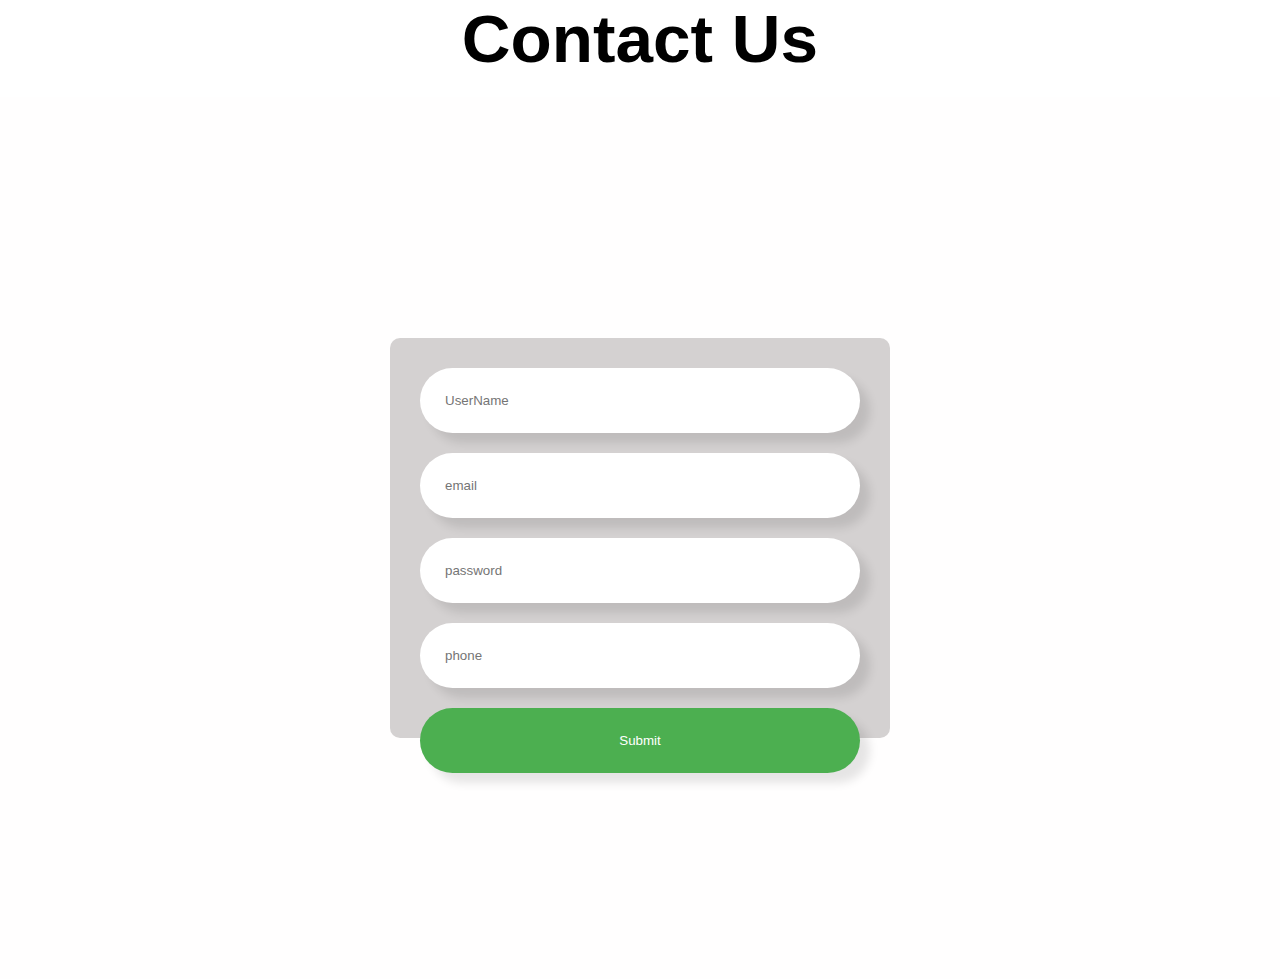
<file: index.html>
<!DOCTYPE html>
<html lang="en">
<head>
  <meta charset="UTF-8">
  <meta name="viewport" content="width=device-width, initial-scale=1.0">
  <link rel="stylesheet" href="style.css">
  <title>Document</title>
</head>
<body>
  <div class="text">
    <h2> Contact Us</h2>
    <span id ="error"></span>
  </div>
  <div class="container">
    <div class="back">
      <form class="one" onsubmit="return formValidate();" novalidate action="index 1.html">
        <input type="text" placeholder="UserName" id="UserName" required minlength="5">
        <input type="email" placeholder="email" id="email" required pattern="[a-z0-9._%+-]+@[a-z0-9.-]+\.[a-z]{2,}$">
        <input type="password" placeholder="password" id="password" required minlength="8">
        <input type="tel" placeholder="phone" id="phone" required maxlength="11">
        <input type="submit">
      </form>
    </div>
  </div>
  <script src="script.js"></script>
</body>
</html>
</file>
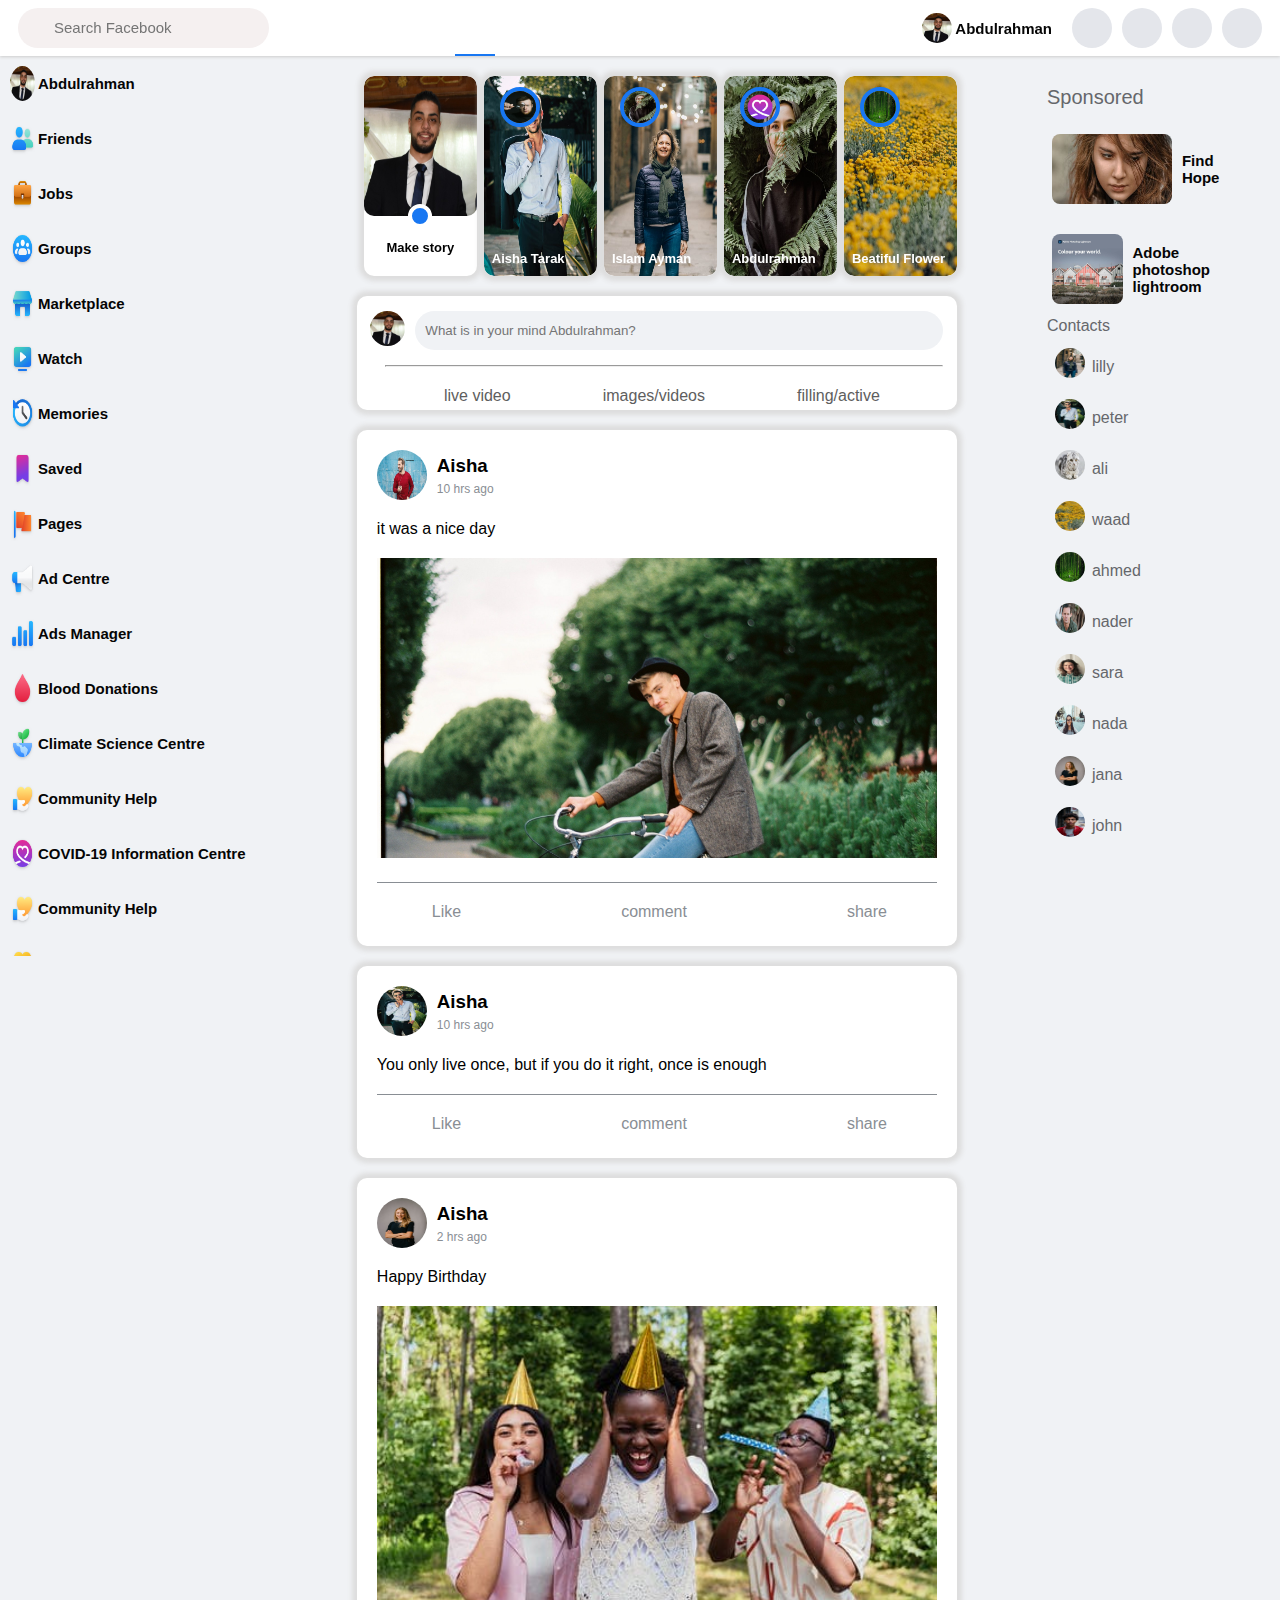
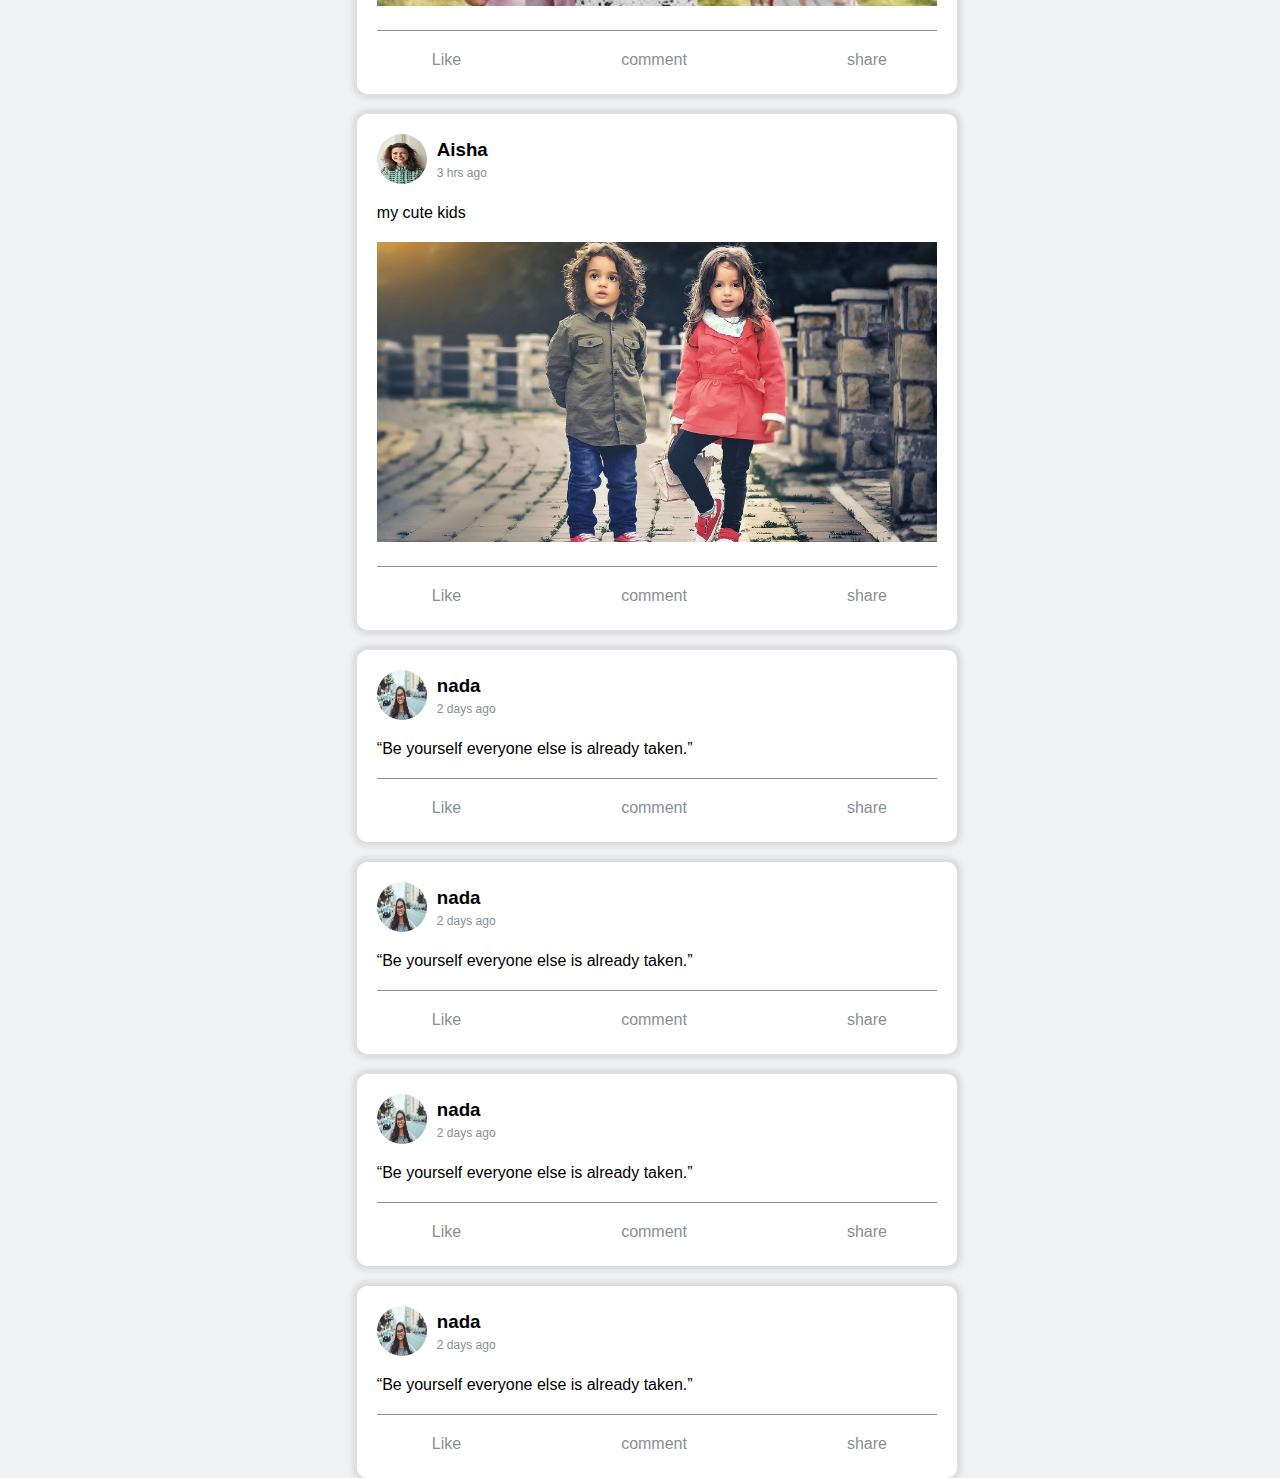
<file: index 1.html>
<!DOCTYPE html>
<html lang="en">
<head>
    <meta charset="UTF-8">
    <meta http-equiv="X-UA-Compatible" content="IE=edge">
    <meta name="viewport" content="width=device-width, initial-scale=1.0">
    <title>Facebook</title>
    <link rel="stylesheet" href="https://cdnjs.cloudflare.com/ajax/libs/font-awesome/6.0.0-beta2/css/all.min.css"
    integrity="sha512-YWzhKL2whUzgiheMoBFwW8CKV4qpHQAEuvilg9FAn5VJUDwKZZxkJNuGM4XkWuk94WCrrwslk8yWNGmY1EduTA=="
    crossorigin="anonymous" referrerpolicy="no-referrer" />

    <link rel="shortcut icon" href="images/facebook.png" >


    <link rel="stylesheet" href="style_sgin.css">
</head>
<body>


    <nav>
        <div class="nav-left" >
            <i class="fab fa-facebook"></i>

            <div class="search">
                <input type="text" placeholder="Search Facebook">
                <i class="fas fa-search"></i>    
            </div>

        </div>

        <div class="nav-middle">
            <a href="#" class="active">
                <i class="fa fa-home"></i>
            </a>

            <a href="#">
                <i class="fas fa-tv"></i>
            </a>

            <a href="#">
                <i class="fas fa-store"></i>
            </a>

            <a href="#">
                <i class="fa fa-users"></i>
            </a>
            <a href="">
                <i class="fas fa-puzzle-piece"></i>
            </a>
        </div>

        <div class="nav-right">
            <div class="profile">
                <img src="images/WhatsApp Image 2021-09-01 at 9.26.28 AM.jpeg" alt="user">
                <p>Abdulrahman</p>
            </div>
            
            <a href="#">
                <i class="fas fa-bars"></i>
            </a>
            <a href="#">
                <i class="fab fa-facebook-messenger"></i>
            </a>
            <a href="#">
                <i class="fa fa-bell"></i>
            </a>
            <a href="#">
                <i class="fas fa-caret-down"></i>
            </a>

        </div>
    </nav>



    <section class="sec_All">
        <div class="left_side">
            <ul>
                <li>
                    <img class="userImg" src="images/WhatsApp Image 2021-09-01 at 9.26.28 AM.jpeg" alt="user">
                    <p>Abdulrahman</p>
                </li>
                <li>
                    <img src="images/-XF4FQcre_i.png" alt="Friends">
                    <p>Friends</p>
                </li>
                <li>
                    <img src="images/EWFR9xI64Mg.png" alt="Jobs">
                    <p>Jobs</p>
                </li>
                <li>
                    <img src="images/mk4dH3FK0jT.png" alt="Groups">
                    <p>Groups</p>
                </li>
                <li>
                    <img src="images/9BDqQflVfXI.png" alt="MarketPlace">
                    <p>Marketplace</p>
                </li>
                <li>
                    <img src="images/A1HlI2LVo58.png" alt="">
                    <p>Watch</p>
                </li>
                <li>
                    <img src="images/AYj2837MmgX.png" alt="user">
                    <p>Memories</p>
                </li>
                <li>
                    <img src="images/2uPlV4oORjU.png" alt="user">
                    <p>Saved</p>
                </li>
                <li>
                    <img src="images/i7hepQ2OeZg.png" alt="user">
                    <p>Pages</p>
                </li>
                <li>
                    <img src="images/_JPdPzLmp9j.png" alt="user">
                    <p>Ad Centre</p>
                </li>
                <li>
                    <img src="images/qR88GIDM38e.png" alt="user">
                    <p>Ads Manager</p>
                </li>
                <li>
                    <img src="images/K4SvMBrrneO.png" alt="user">
                    <p>Blood Donations</p>
                </li>
                <li>
                    <img src="images/tKwWVioirmj.png" alt="user">
                    <p>Climate Science Centre</p>
                </li>
                <li>
                    <img src="images/WreZVYrGEZH.png" alt="user">
                    <p>Community Help</p>
                </li>
                <li>
                    <img src="images/tInzwsw2pVX.png" alt="user">
                    <p>COVID-19 Information Centre</p>
                </li>

                <li>
                    <img src="images/WreZVYrGEZH.png" alt="user">
                    <p>Community Help</p>
                </li>
                <li>
                    <img src="images/c.png" alt="user">
                    <p>Emotional Health</p>
                </li>
                <li>
                    <img src="images/9-o1e6LN_TX.png" alt="user">
                    <p>Events</p>
                </li>
                <li>
                    <img src="images/xH4w-lk44we.png" alt="user">
                    <p>Facebook Pay</p>
                </li>
            </ul>
        </div>

        <div class="middle">
            <div class="container">
                <div class="firstleft  ">
                    <img class="firstimg" src="images/WhatsApp Image 2021-09-01 at 9.26.28 AM.jpeg" alt="first">
                    <a href="#"><i class="fa-solid fa-plus icons"></i></a>
                    <p>Make story</p>
                </div>
                <div class="firstleft second2">
                    <a href="#"><img class="small" src="images/pexels-photo-9889915.jpeg" alt="second"></a>
                    <img class="firstimg second" src="images/beaty.jpeg" alt="second">
                    <p>Aisha Tarak</p>
                </div>

                <div class="firstleft second2">
                    <a href="#"><img class="small" src="images/pexels-photo-8120091.jpeg" alt="third"> </a>
                    <a href="#"><img class="firstimg second" src="images/pexels-photo-4939461.jpeg" alt="first"> </a>
                    <p>Islam Ayman</p>
                </div>
                <div class="firstleft second2">
                    <a href="#"><img class="small" src="images/tInzwsw2pVX.png" alt="fourth"> </a>
                    <img class="firstimg second" src="images/pexels-photo-8120091.jpeg" alt="first">
                    <p>Abdulrahman</p>
                </div>
                <div class="firstleft second2">
                    <a href="#"><img class="small" src="images/pexels-photo.jpg" alt=""> </a>
                    <img class="firstimg second" src="images/pexels-photo-4691417.jpeg" alt="first">
                    <p>Beatiful Flower</p>
                </div>
            </div>



            <div class="mind">

                <div class="mind2">
                    <a href="#"> <img class="inmind" src="images/WhatsApp Image 2021-09-01 at 9.26.28 AM.jpeg" alt="hob"></a>
                    <input type="text" placeholder="What is in your mind Abdulrahman?">
                </div>

                <hr>


                <div class="under">
                    <div class="firstu">
                        <a href="#"><i class="fas fa-video"></i></a>
                        <a href="#" class="caption">live video</a>
                    </div>
                    <div class="firstu">
                        <a href="#"><i class="fas fa-images"></i></a>
                        <a href="#" class="caption">images/videos</a>
                    </div>
                    <div class="firstu">
                        <a href="#"><i class="far fa-laugh"></i></a>
                        <a href="#" class="caption">filling/active</a>
                    </div>
                </div>



            </div>



            <div class="Fpost">
                <div class="postDetails">


                    <div class="postDetail">
                        <img src="images/pexels-photo-846741.jpeg" alt="">

                        <div>
                            <h3>Aisha</h3>
                            <p>10 hrs ago</p>
                        </div>

                    </div>

                    <i class="fas fa-ellipsis-h"></i>


                </div>


                <div class="thepost">
                    <p>it was a nice day</p>
                    <img src="images/pexels-yaroslava-borz-10013081.jpg" alt="">
                </div>




                <div class="reacts">
                    <div>
                        <i class="far fa-thumbs-up"></i>

                        <p>Like</p>
                    </div>
                    <div>
                        <i class="far fa-comment"></i>

                        <p>comment</p>
                    </div>
                    <div>
                        <i class="fas fa-share"></i>


                        <p>share</p>
                    </div>

                </div>













            </div>


            
            <div class="Fpost">
                <div class="postDetails">
                    <div class="postDetail">
                        <img src="images/pexels-photo-1043474.jpeg" alt="">
                        <div>
                            <h3>Aisha </h3>
                            <p>10 hrs ago</p>
                        </div>
                    </div>
                    <i class="fas fa-ellipsis-h"></i>
                </div>
                <div class="thepost">
                    <p>You only live once, but if you do it right, once is enough</p>
                </div>
                <div class="reacts">
                    <div>
                        <i class="far fa-thumbs-up"></i>

                        <p>Like</p>
                    </div>
                    <div>
                        <i class="far fa-comment"></i>

                        <p>comment</p>
                    </div>
                    <div>
                        <i class="fas fa-share"></i>


                        <p>share</p>
                    </div>

                </div>
            </div>



            <div class="Fpost">
                <div class="postDetails">
                    <div class="postDetail">
                        <img src="images/pexels-photo-1024311.jpeg" alt="">
                        <div>
                            <h3>Aisha </h3>
                            <p>2 hrs ago</p>
                        </div>
                    </div>
                    <i class="fas fa-ellipsis-h"></i>
                </div>
                <div class="thepost">
                    <p>Happy Birthday</p>
                    <img width="100px" src="images/pexels-photo-8910400.jpeg" alt="">
                </div>
                <div class="reacts">
                    <div>
                        <i class="far fa-thumbs-up"></i>

                        <p>Like</p>
                    </div>
                    <div>
                        <i class="far fa-comment"></i>

                        <p>comment</p>
                    </div>
                    <div>
                        <i class="fas fa-share"></i>


                        <p>share</p>
                    </div>

                </div>


            </div>
            <div class="Fpost">
                <div class="postDetails">
                    <div class="postDetail">
                        <img src="images/pexels-photo-774909.jpeg" alt="">
                        <div>
                            <h3>Aisha </h3>
                            <p>3 hrs ago</p>
                        </div>
                    </div>
                    <i class="fas fa-ellipsis-h"></i>
                </div>
                <div class="thepost">
                    <p>my cute kids</p>
                    <img width="100px" src="images/child-childrens-baby-children-s.jpg" alt="">
                </div>
                <div class="reacts">
                    <div>
                        <i class="far fa-thumbs-up"></i>

                        <p>Like</p>
                    </div>
                    <div>
                        <i class="far fa-comment"></i>

                        <p>comment</p>
                    </div>
                    <div>
                        <i class="fas fa-share"></i>


                        <p>share</p>
                    </div>

                </div>


            </div>
            <div class="Fpost">
                <div class="postDetails">
                    <div class="postDetail">
                        <img src="images/pexels-photo-1239291.jpeg" alt="">
                        <div>
                            <h3>nada </h3>
                            <p>2 days ago</p>
                        </div>
                    </div>
                    <i class="fas fa-ellipsis-h"></i>
                </div>
                <div class="thepost">
                    <p>“Be yourself everyone else is already taken.”</p>
                </div>
                <div class="reacts">
                    <div>
                        <i class="far fa-thumbs-up"></i>

                        <p>Like</p>
                    </div>
                    <div>
                        <i class="far fa-comment"></i>

                        <p>comment</p>
                    </div>
                    <div>
                        <i class="fas fa-share"></i>


                        <p>share</p>
                    </div>

                </div>
            </div>

            <div class="Fpost">
                <div class="postDetails">
                    <div class="postDetail">
                        <img src="images/pexels-photo-1239291.jpeg" alt="">
                        <div>
                            <h3>nada </h3>
                            <p>2 days ago</p>
                        </div>
                    </div>
                    <i class="fas fa-ellipsis-h"></i>
                </div>
                <div class="thepost">
                    <p>“Be yourself everyone else is already taken.”</p>
                </div>
                <div class="reacts">
                    <div>
                        <i class="far fa-thumbs-up"></i>

                        <p>Like</p>
                    </div>
                    <div>
                        <i class="far fa-comment"></i>

                        <p>comment</p>
                    </div>
                    <div>
                        <i class="fas fa-share"></i>


                        <p>share</p>
                    </div>

                </div>
            </div>

            <div class="Fpost">
                <div class="postDetails">
                    <div class="postDetail">
                        <img src="images/pexels-photo-1239291.jpeg" alt="">
                        <div>
                            <h3>nada </h3>
                            <p>2 days ago</p>
                        </div>
                    </div>
                    <i class="fas fa-ellipsis-h"></i>
                </div>
                <div class="thepost">
                    <p>“Be yourself everyone else is already taken.”</p>
                </div>
                <div class="reacts">
                    <div>
                        <i class="far fa-thumbs-up"></i>

                        <p>Like</p>
                    </div>
                    <div>
                        <i class="far fa-comment"></i>

                        <p>comment</p>
                    </div>
                    <div>
                        <i class="fas fa-share"></i>


                        <p>share</p>
                    </div>

                </div>
            </div>

            <div class="Fpost">
                <div class="postDetails">
                    <div class="postDetail">
                        <img src="images/pexels-photo-1239291.jpeg" alt="">
                        <div>
                            <h3>nada </h3>
                            <p>2 days ago</p>
                        </div>
                    </div>
                    <i class="fas fa-ellipsis-h"></i>
                </div>
                <div class="thepost">
                    <p>“Be yourself everyone else is already taken.”</p>
                </div>
                <div class="reacts">
                    <div>
                        <i class="far fa-thumbs-up"></i>

                        <p>Like</p>
                    </div>
                    <div>
                        <i class="far fa-comment"></i>

                        <p>comment</p>
                    </div>
                    <div>
                        <i class="fas fa-share"></i>


                        <p>share</p>
                    </div>

                </div>
            </div>






        </div>

        <div class="right_side">
            <div class="sponsored">
                <p>Sponsored</p>
                <div>
                    <img src="images/251050403_6248445298689_4362938409879778268_n.jpg" alt="">
                    <h3>Find Hope</h3>
                </div>
                <div>
                    <img src="images/236592212_23848122439070201_4651578862776998849_n.jpg" alt="">
                    <h3>Adobe photoshop <br>lightroom</h3>
                </div>
            </div>


            <div class="contacts">

                <div class="contact_icons">
                    <p>Contacts</p>

                    <div>
                        <i class="fas fa-video"></i>
                        <i class="fas fa-search"></i>
                        <i class="fas fa-ellipsis-h"></i>
                    </div>
                </div>


                
                <ul>
                    <li>
                        <img src="images/pexels-photo-4939461.jpeg" alt="">
                        <p>lilly </p>

                    </li>
                    <li>
                        <img src="images/pexels-photo-1043474.jpeg" alt="">
                        <p>peter</p>
                    </li>
                    <li>
                        <img src="images/pexels-photo-156934.jpeg" alt="">
                        <p>ali</p>
                    </li>
                    <li>
                        <img src="images/pexels-photo-4691417.jpeg" alt="">
                        <p>waad</p>
                    </li>
                    <li>
                        <img src="images/pexels-photo.jpg" alt="">
                        <p>ahmed</p>
                    </li>
                    <li>
                        <img src="images/pexels-photo-1300402.jpeg" alt="">
                        <p>nader</p>
                    </li>
                    <li>
                        <img src="images/pexels-photo-774909.jpeg" alt="">
                        <p>sara</p>
                    </li>
                    <li>
                        <img src="images/pexels-photo-1239291.jpeg" alt="">
                        <p>nada</p>
                    </li>
                    <li>
                        <img src="images/pexels-photo-1024311.jpeg" alt="">
                        <p>jana</p>
                    </li>
                    <li>
                        <img src="images/pexels-photo-1681010.jpeg" alt="">
                        <p>john</p>
                    </li>
                </ul>



            </div>




        </div>
    </section>








    
</body>
</html>
</file>
<file: style.css>
*{
  padding: 0;
  margin: 0;
}
.container {
  width: 100%;
  display: flex;
  justify-content: center;
  align-items: center;
  height: 98vh;
  background-color: #fffefe;
}
.text {
  text-align: center;
  background-color: #ffffff;
  font-size: 45px;
}
.text #error{
  color: rgb(255, 123, 0);
  font-size: 25px;
}
.back {
  width: 500px;
  height: 400px;
  background-color: #d4d1d1;
  padding: 30px;
  border-radius: 10px;
  box-shadow: 0px 0px 0px rgba(0, 0, 0, 0.1);
}
.one {
  display: flex;
  flex-direction: column;
  gap: 20px;
}
input[type="text"],
input[type="email"],
input[type="password"],
input[type="tel"],
input[type="submit"] {
  padding: 25px;
  border: none;
  border-radius: 100px;
  box-shadow: 10px 10px 10px rgba(0, 0, 0, 0.1);
}
input[type="submit"] {
  background-color: #4CAF50;
  color: #fff;
  cursor: pointer;
}
input[type="submit"]:hover {
  background-color: #3e8e41;
}

*{
  margin:0;
  padding:0;
  box-sizing: border-box;
  font-family: sans-serif;
}

nav {
  display: flex;
  justify-content: space-between;
  background-color: white;
  height:56px;
  width:100%;
  box-shadow: 0px 1px 3px #ccc;
  padding: 8px 13px 0px 13px;
  position: sticky;
  top: 0;
  z-index: 3;
}

.nav-left {
  display: flex;
}

.nav-left .fa-facebook{
  color: #1877f2;
  font-size: 40px;
}

.search{
  position: relative;
}

.search .fa-search{
  color: #606770;
  position: absolute;
  font-size: 15px;
  left: 15px;
  top: 12px;
}

.search input  {
  border: none;
  margin-left: 5px;
  background-color: #f5f0f0;
  border-radius: 50px;
  padding:7px 16px 9px 36px;
  color: #606770;
  font-size: 15px;
  height: 40px;
}

.nav-left input:focus {
  outline: none;
}

/* nav middle */

.nav-middle{
  display: flex;
  align-items: flex-end;
}

.nav-middle a {
  text-decoration: none;
  color: #65676b;
  font-size: 25px;
  padding:10px 20px;
  margin:0px 10px;
  border-radius: 8px;
}

.nav-middle a:hover {
  background-color: rgba(0, 0, 0,0.05);

}


.nav-middle .active{
  color: #1877f2;
  border-radius: 0px;
  border-bottom: 2px solid #1877f2;
}
.nav-middle .active:hover {
  background-color: white;

}



.nav-right{
  display: flex;
  align-items: center;
  padding-bottom: 8px;

}

.nav-right .profile{
  display: flex;
  align-items: center;
  margin-right: 5px;
  padding: 2px 10px 2px 2px;
  border-radius: 8px;
}


.profile img {
  width: 30px;
  height: 30px;
  border-radius: 50%;
}

.nav-right .profile p{
  color:#050505 ; 
  font-size: 15px;
  font-weight: bold;
  margin-left: 3px;
}


.nav-right  a {
  text-decoration: none;
  color: #050505;
  background-color: #e4e6eb;
  border-radius: 50%;
  font-size:18px;
  margin: 5px;
  display: flex;
  justify-content: center;
  align-items: center;
  width: 40px;
  height: 40px;
}


.sec_All {
  display: flex;
  justify-content: space-between;
  background-color: #f0f2f5;

}

.left_side {
  background-color: #f0f2f5;
  height: 100vh;
  overflow: hidden;
  position: sticky;
  left: 0;
  top: 56px;
  width: 350px;
}


.left_side:hover {
  overflow: scroll;

}

.left_side li {
  display: flex;
  align-items: center;
  padding:10px 10px 10px;
  border-radius: 8px;
}

.left_side img{
  width:25px;
  height: 35px;
}

.left_side p{
  color:#050505; 
  font-size: 15px;
  font-weight: bold;
  margin-left: 3px;
}

.userImg{
  border-radius: 50%;
  
}

.right_side{
  background-color:#f0f2f5;
  height: 100vh;
  overflow-y: hidden;
  position: sticky;
  right: 0;
  top: 56px;
  padding:20px;
  width: 300px;
}
.right_side:hover {
  overflow-y: scroll;

}

.sponsored p{
  color: #65676b;
  font-size: 20px;
  margin-top: 10px;

}

.sponsored div {
  display: flex;
  align-items: center;
  margin-top: 20px;
  color: #050505;
  border-radius: 8px;
  padding: 5px 50px 5px 5px;
}

.sponsored img{
  border-radius: 8px;
  width: 120px;
  height: 70px;
}
.sponsored h3{
  margin-left: 10px;
  font-size: 15px;
}


.contact_icons {
  display: flex;
  justify-content: space-between;
  align-items: flex-end;
}

.contacts p{
  color: #65676b;
  font-size: 16px;
  margin-top: 8px;
}

.contact_icons i{
  color: #65676b;
  margin: 0px 5px;
}


.contacts li{
  margin-top: 5px;
  display: flex;
  align-items: center;
  padding: 8px;
  border-radius: 8px;
}


.contacts img{
  height: 30px;
  width: 30px;
  border-radius: 50%;
}

.contacts li p{
  margin-left: 7px;
}

.contacts li:hover{
  background-color: rgba(0, 0, 0,0.05);
}

.middle {
  padding: 0 70px;
}


.container
{
  display: flex;
  /* justify-content: space-between; */
  margin-top: 20px;
}

.firstleft
{
  width: 100%;
  height: 200px;
  background-color: white;
  overflow:hidden;
  margin-left: 7px;
  /* width:90%; */
  /* height:250px; */
  border-radius: 10px;
  box-shadow: 0 0 5px 5px #ddd;
  position:relative;

}

.firstleft .icons
{
  font-size: 20px;
  color:white;
  position: absolute;
  top: 70%;
  left: 50%;
  transform: translate(-50%, -50%);
  background-color: #1877F2;
  padding:8px;
  border-radius: 50%;
  object-fit: cover;
  border:solid 4px  white;
}
.firstleft p
{
  font-weight: bold;
  text-align: center;
  margin-top: 20px;
  font-size: 13px;
  color:black;
}
.firstleft .firstimg
{
  width:100%;
  height:140px;
  border-radius: 10px;
  position: relative;
  /* transition:all ease-in-out 1s; */

}



.second2 
{
  position:relative;
}
.second2 .small
{
  position:absolute;
  top: 11px;
  left: 16px;
  width:40px;
  height:40px;
  border-radius: 50%;
  z-index: 2;
  border: solid 4px #1877F2;
}
.second2 .second
{
  height: 100%;
}


.second2 p
{
  color:white;
  position: absolute;
  bottom:10px;
  left:8px;
} 

.mind
{
  background:white;
  border-radius: 10px;
  box-shadow: 0 0 5px 5px #ddd;
  margin: 20px 0px;
  padding-top: 5px;
}

.mind2 {
  display: flex;
  justify-content: center;
  padding-top: 10px;
}

.mind .inmind
{
  border-radius: 50%;
  width:35px;
  height:35px;
  margin-right: 10px;
}

.mind hr
{
  margin-top: 15px;
  margin-left: 28px;
  width:93%;
  background-color:rgb(190, 189, 189);
}

.mind input {
  outline: none;
  width: 88%;
  border: none;
  border-radius: 50px;
  background:#f0f2f5;
  padding:10px;

}
.mind input:hover
{
  background-color: rgba(0, 0, 0,0.1);
}

.under {
  display: flex;
  justify-content: space-evenly;
  margin-top: 10px;
}


.fa-video{
  color: #f3425f;
}
.fa-images{
  color: #45bd62;
}
.fa-laugh{
  color: #f7b928;
}
.under i
{
  font-size:25px;
}

.under .firstu
{
  display:flex;
  padding: 5px;
}

.under .firstu:hover
{
  background-color: rgba(0, 0, 0,0.05);
  border-radius: 10px;
}

.under .firstu .caption
{
  margin:5px 0 0 10px;
  color:rgb(94 94 94);
  text-decoration: none;
}



.Fpost{
  background-color: white;
  padding:20px 20px 5px 20px;
  border-radius: 10px;
  box-shadow: 0 0 5px 5px #ddd;
  margin-top: 20px;
}

.postDetails {
  display: flex;
  justify-content: space-between;
  align-items: center;
}
.postDetail {
  display: flex;
  justify-content: space-between;
  align-items: center;
}

.postDetail img{
  width: 50px;
  height: 50px;
  border-radius: 50%;
  margin-right: 10px;
}

.postDetail  p{
  color: #898e94;
  font-size: 12px;
  margin-top: 5px;
}
.thepost p{
  margin: 20px 0px;
}

.thepost img{
  width: 100%;
  height: 300px;
  object-fit: cover;
}

.reacts{
  padding: 20px 50px 0;
  border-top: 1px solid #898e94;
  margin: 20px 0;
  display: flex;
  align-items: center;
  justify-content: space-between;
  color: #898e94;
  
}

.reacts i{
  color: #898e94;
  margin-right: 5px;
}

.reacts div{
  display: flex;
  align-items: center;
}
@media  only screen and (max-width:1080px){

  .middle{
      padding: 0px 50px;
  }
  .left_side{
      display: none;
  }
  .search input{
      width: 50px;
  }
  
}
@media  only screen and (max-width:882px){

  .middle{
      padding: 0px 3px;
  }
  .right_side{
      display: none;
  }
  .nav-middle{
      display: none;
  }
}
</file>
<file: style_sgin.css>
*{
  margin:0;
  padding:0;
  box-sizing: border-box;
  font-family: sans-serif;
}


nav {
  display: flex;
  justify-content: space-between;
  background-color: white;
  height:56px;
  width:100%;
  box-shadow: 0px 1px 3px #ccc;
  padding: 8px 13px 0px 13px;
  position: sticky;
  top: 0;
  z-index: 3;
}

.nav-left {
  display: flex;
}

.nav-left .fa-facebook{
  color: #1877f2;
  font-size: 40px;
}

.search{
  position: relative;
}

.search .fa-search{
  color: #606770;
  position: absolute;
  font-size: 15px;
  left: 15px;
  top: 12px;
}

.search input  {
  border: none;
  margin-left: 5px;
  background-color: #f5f0f0;
  border-radius: 50px;
  padding:7px 16px 9px 36px;
  color: #606770;
  font-size: 15px;
  height: 40px;
}

.nav-left input:focus {
  outline: none;
}

/* nav middle */

.nav-middle{
  display: flex;
  align-items: flex-end;
}

.nav-middle a {
  text-decoration: none;
  color: #65676b;
  font-size: 25px;
  padding:10px 20px;
  margin:0px 10px;
  border-radius: 8px;
}

.nav-middle a:hover {
  background-color: rgba(0, 0, 0,0.05);

}


.nav-middle .active{
  color: #1877f2;
  border-radius: 0px;
  border-bottom: 2px solid #1877f2;
}
.nav-middle .active:hover {
  background-color: white;

}



.nav-right{
  display: flex;
  align-items: center;
  padding-bottom: 8px;

}

.nav-right .profile{
  display: flex;
  align-items: center;
  margin-right: 5px;
  padding: 2px 10px 2px 2px;
  border-radius: 8px;
}


.profile img {
  width: 30px;
  height: 30px;
  border-radius: 50%;
}

.nav-right .profile p{
  color:#050505 ; 
  font-size: 15px;
  font-weight: bold;
  margin-left: 3px;
}


.nav-right  a {
  text-decoration: none;
  color: #050505;
  background-color: #e4e6eb;
  border-radius: 50%;
  font-size:18px;
  margin: 5px;
  display: flex;
  justify-content: center;
  align-items: center;
  width: 40px;
  height: 40px;
}


.sec_All {
  display: flex;
  justify-content: space-between;
  background-color: #f0f2f5;

}

.left_side {
  background-color: #f0f2f5;
  height: 100vh;
  overflow: hidden;
  position: sticky;
  left: 0;
  top: 56px;
  width: 350px;
}


.left_side:hover {
  overflow: scroll;

}

.left_side li {
  display: flex;
  align-items: center;
  padding:10px 10px 10px;
  border-radius: 8px;
}

.left_side img{
  width:25px;
  height: 35px;
}

.left_side p{
  color:#050505; 
  font-size: 15px;
  font-weight: bold;
  margin-left: 3px;
}

.userImg{
  border-radius: 50%;
  
}

.right_side{
  background-color:#f0f2f5;
  height: 100vh;
  overflow-y: hidden;
  position: sticky;
  right: 0;
  top: 56px;
  padding:20px;
  width: 300px;
}
.right_side:hover {
  overflow-y: scroll;

}

.sponsored p{
  color: #65676b;
  font-size: 20px;
  margin-top: 10px;

}

.sponsored div {
  display: flex;
  align-items: center;
  margin-top: 20px;
  color: #050505;
  border-radius: 8px;
  padding: 5px 50px 5px 5px;
}

.sponsored img{
  border-radius: 8px;
  width: 120px;
  height: 70px;
}
.sponsored h3{
  margin-left: 10px;
  font-size: 15px;
}


.contact_icons {
  display: flex;
  justify-content: space-between;
  align-items: flex-end;
}

.contacts p{
  color: #65676b;
  font-size: 16px;
  margin-top: 8px;
}

.contact_icons i{
  color: #65676b;
  margin: 0px 5px;
}


.contacts li{
  margin-top: 5px;
  display: flex;
  align-items: center;
  padding: 8px;
  border-radius: 8px;
}


.contacts img{
  height: 30px;
  width: 30px;
  border-radius: 50%;
}

.contacts li p{
  margin-left: 7px;
}

.contacts li:hover{
  background-color: rgba(0, 0, 0,0.05);
}

.middle {
  padding: 0 70px;
}


.container
{
  display: flex;
  /* justify-content: space-between; */
  margin-top: 20px;
}

.firstleft
{
  width: 100%;
  height: 200px;
  background-color: white;
  overflow:hidden;
  margin-left: 7px;
  /* width:90%; */
  /* height:250px; */
  border-radius: 10px;
  box-shadow: 0 0 5px 5px #ddd;
  position:relative;

}

.firstleft .icons
{
  font-size: 20px;
  color:white;
  position: absolute;
  top: 70%;
  left: 50%;
  transform: translate(-50%, -50%);
  background-color: #1877F2;
  padding:8px;
  border-radius: 50%;
  object-fit: cover;
  border:solid 4px  white;
}
.firstleft p
{
  font-weight: bold;
  text-align: center;
  margin-top: 20px;
  font-size: 13px;
  color:black;
}
.firstleft .firstimg
{
  width:100%;
  height:140px;
  border-radius: 10px;
  position: relative;
  /* transition:all ease-in-out 1s; */

}



.second2 
{
  position:relative;
}
.second2 .small
{
  position:absolute;
  top: 11px;
  left: 16px;
  width:40px;
  height:40px;
  border-radius: 50%;
  z-index: 2;
  border: solid 4px #1877F2;
}
.second2 .second
{
  height: 100%;
}


.second2 p
{
  color:white;
  position: absolute;
  bottom:10px;
  left:8px;
} 

.mind
{
  background:white;
  border-radius: 10px;
  box-shadow: 0 0 5px 5px #ddd;
  margin: 20px 0px;
  padding-top: 5px;
}

.mind2 {
  display: flex;
  justify-content: center;
  padding-top: 10px;
}

.mind .inmind
{
  border-radius: 50%;
  width:35px;
  height:35px;
  margin-right: 10px;
}

.mind hr
{
  margin-top: 15px;
  margin-left: 28px;
  width:93%;
  background-color:rgb(190, 189, 189);
}

.mind input {
  outline: none;
  width: 88%;
  border: none;
  border-radius: 50px;
  background:#f0f2f5;
  padding:10px;

}
.mind input:hover
{
  background-color: rgba(0, 0, 0,0.1);
}

.under {
  display: flex;
  justify-content: space-evenly;
  margin-top: 10px;
}


.fa-video{
  color: #f3425f;
}
.fa-images{
  color: #45bd62;
}
.fa-laugh{
  color: #f7b928;
}
.under i
{
  font-size:25px;
}

.under .firstu
{
  display:flex;
  padding: 5px;
}

.under .firstu:hover
{
  background-color: rgba(0, 0, 0,0.05);
  border-radius: 10px;
}

.under .firstu .caption
{
  margin:5px 0 0 10px;
  color:rgb(94 94 94);
  text-decoration: none;
}



.Fpost{
  background-color: white;
  padding:20px 20px 5px 20px;
  border-radius: 10px;
  box-shadow: 0 0 5px 5px #ddd;
  margin-top: 20px;
}

.postDetails {
  display: flex;
  justify-content: space-between;
  align-items: center;
}
.postDetail {
  display: flex;
  justify-content: space-between;
  align-items: center;
}

.postDetail img{
  width: 50px;
  height: 50px;
  border-radius: 50%;
  margin-right: 10px;
}

.postDetail  p{
  color: #898e94;
  font-size: 12px;
  margin-top: 5px;
}
.thepost p{
  margin: 20px 0px;
}

.thepost img{
  width: 100%;
  height: 300px;
  object-fit: cover;
}

.reacts{
  padding: 20px 50px 0;
  border-top: 1px solid #898e94;
  margin: 20px 0;
  display: flex;
  align-items: center;
  justify-content: space-between;
  color: #898e94;
  
}

.reacts i{
  color: #898e94;
  margin-right: 5px;
}

.reacts div{
  display: flex;
  align-items: center;
}




@media  only screen and (max-width:1080px){

  .middle{
      padding: 0px 50px;
  }
  .left_side{
      display: none;
  }
  .search input{
      width: 50px;
  }
  
}


@media  only screen and (max-width:882px){

  .middle{
      padding: 0px 3px;
  }
  .right_side{
      display: none;
  }
  .nav-middle{
      display: none;
  }
}
</file>
